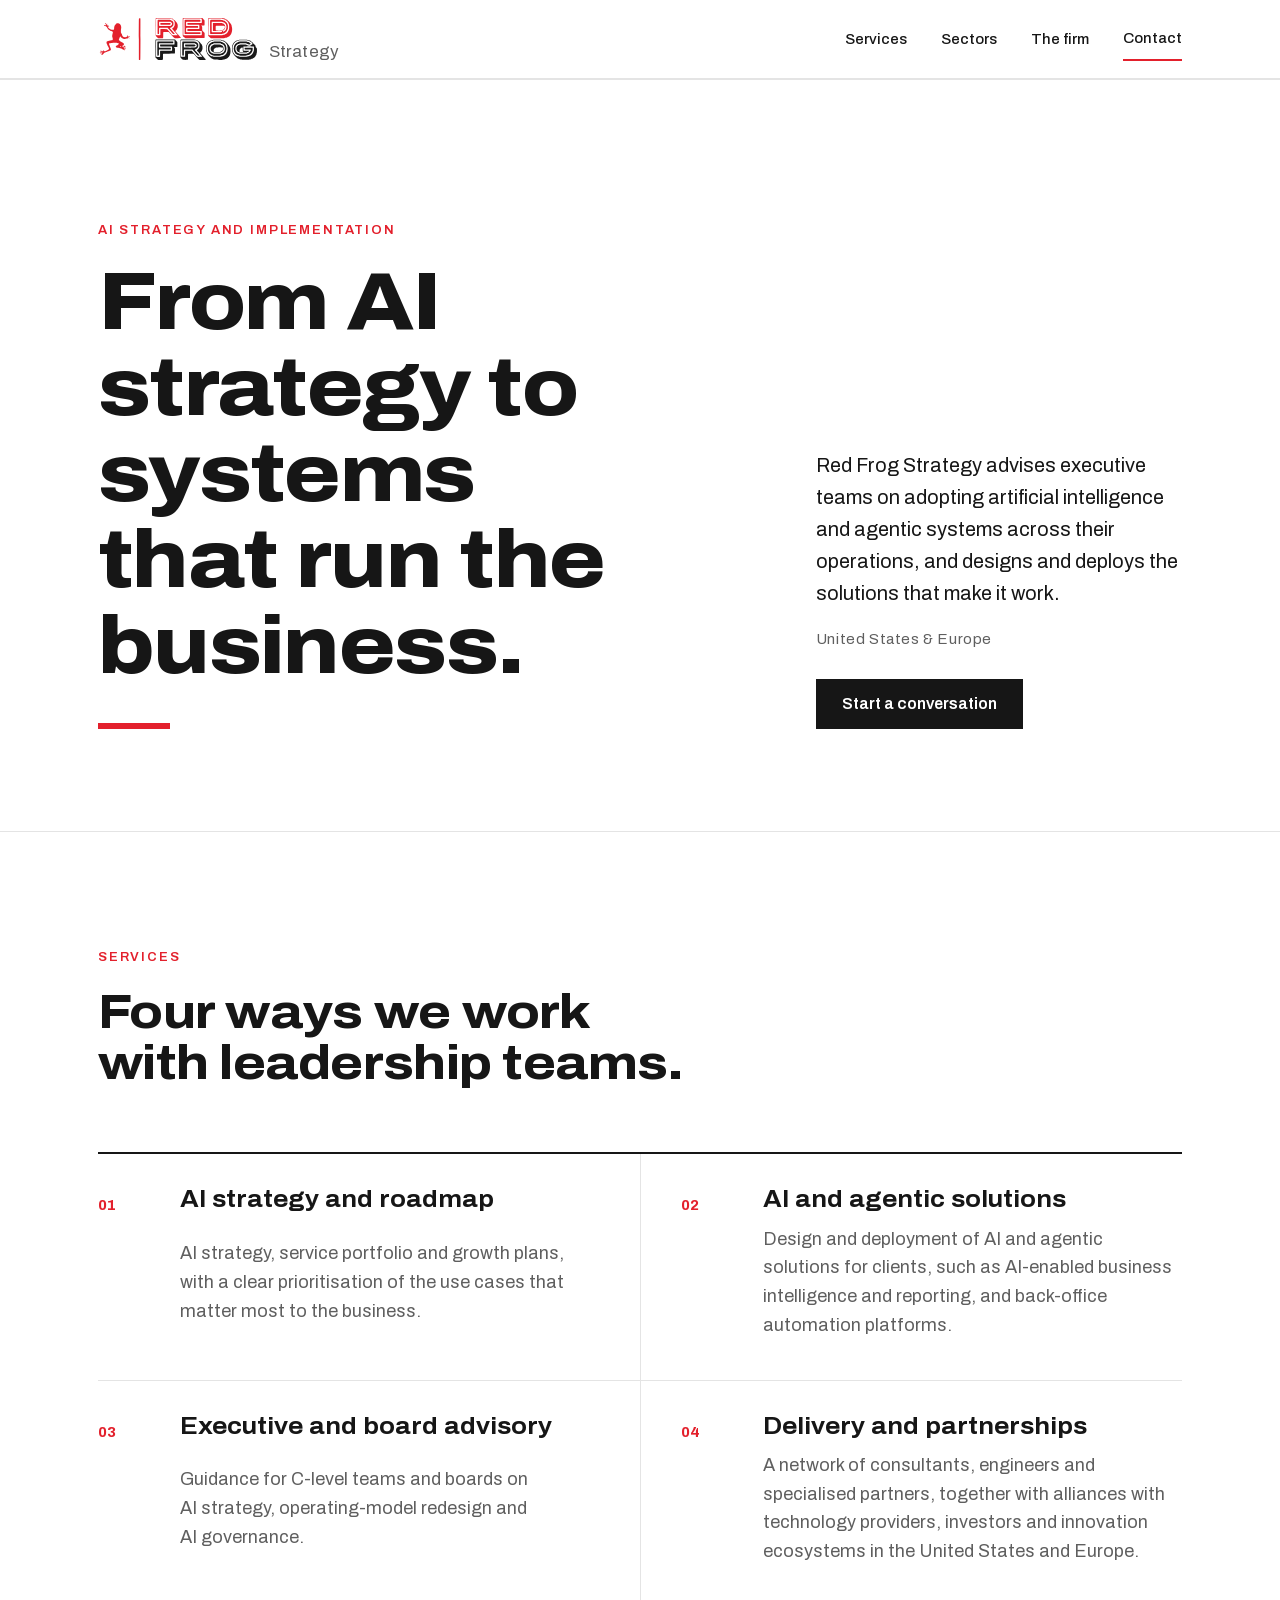
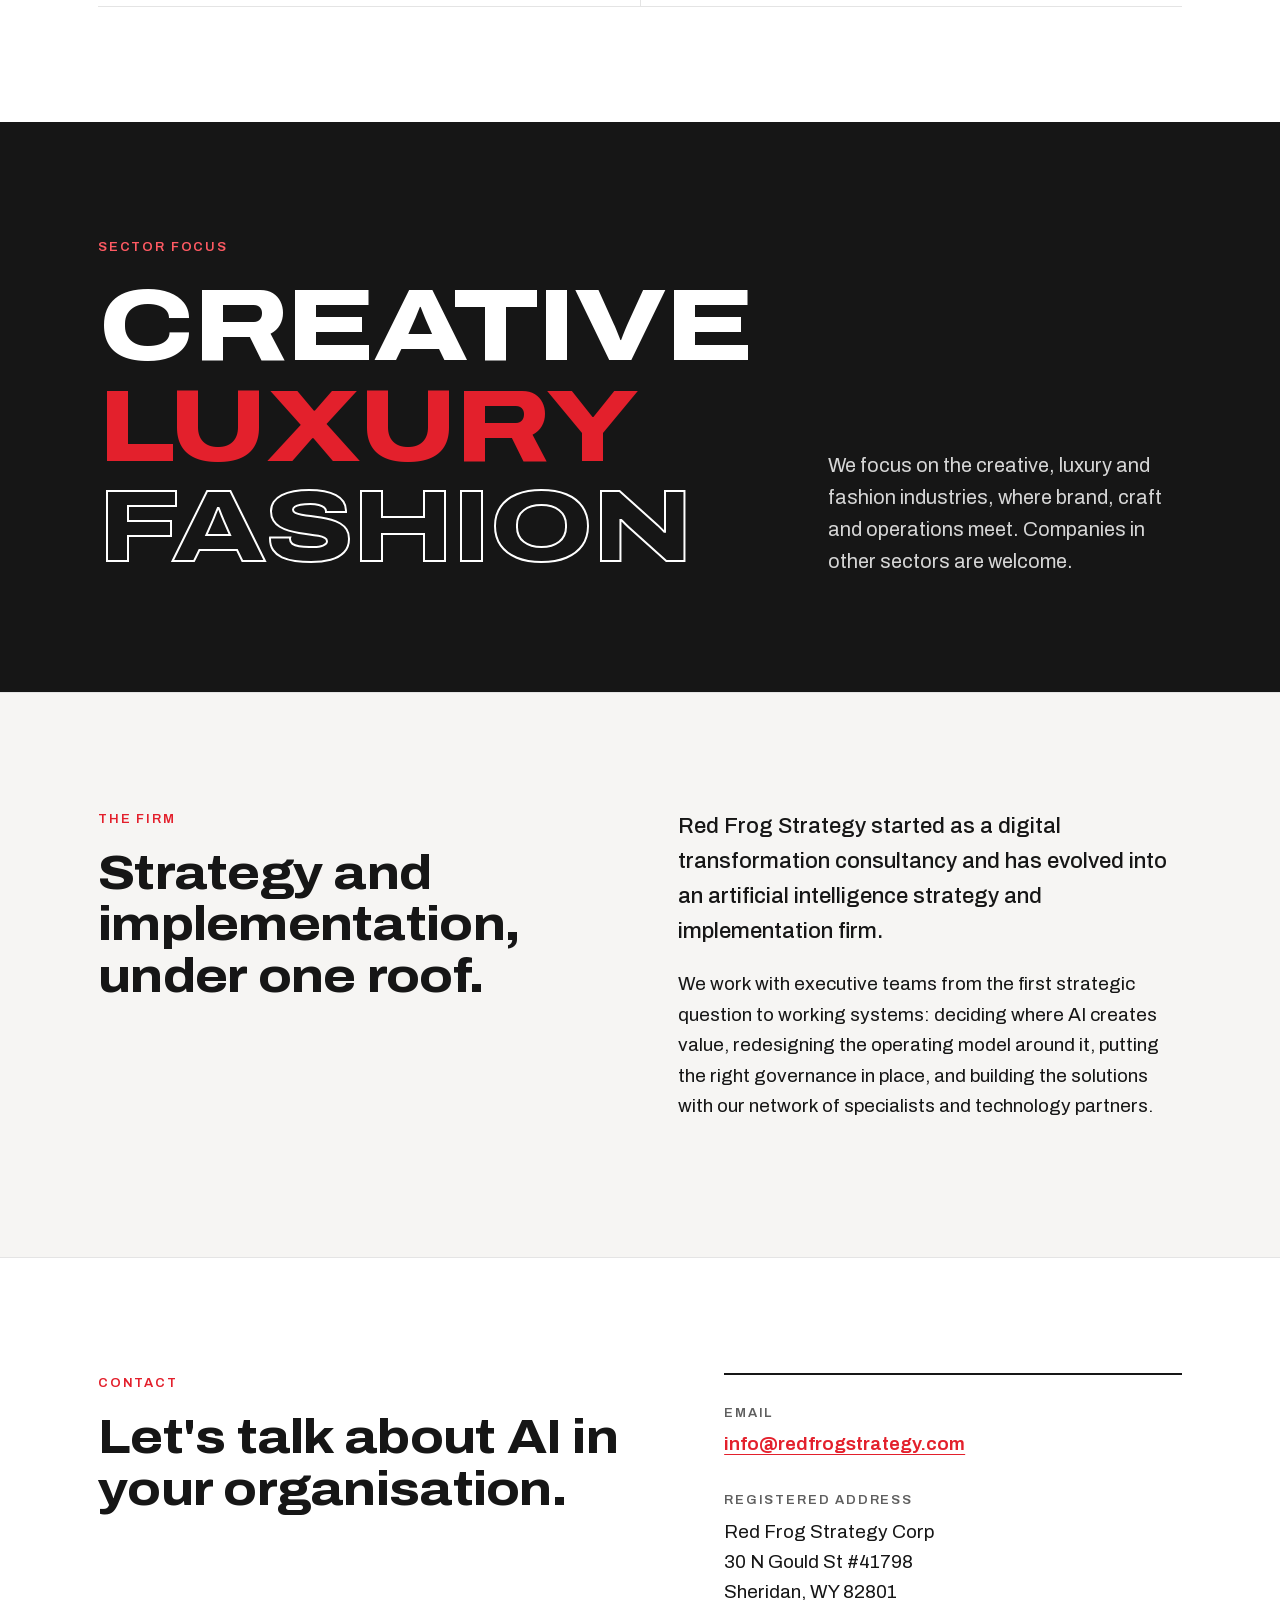
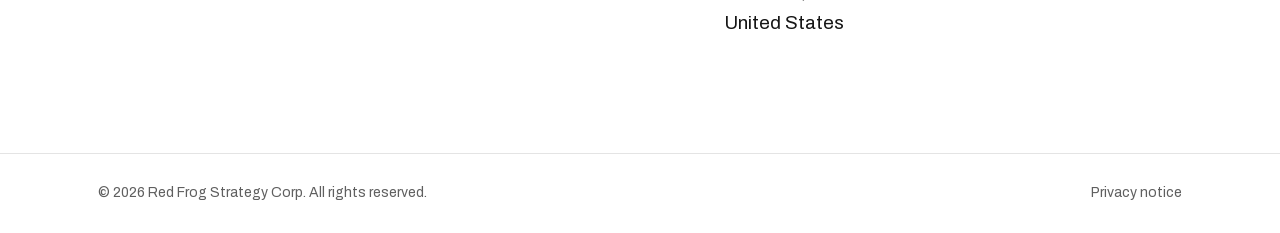
<file: index.html>
<!doctype html>
<html lang="en">
<head>
  <meta charset="utf-8">
  <meta name="viewport" content="width=device-width, initial-scale=1">
  <title>Red Frog Strategy | AI strategy and implementation</title>
  <meta name="description" content="Red Frog Strategy is an AI strategy and implementation firm. We advise executive teams in the United States and Europe on adopting AI and agentic systems across their operations.">
  <link rel="icon" href="assets/favicon.svg" type="image/svg+xml">
  <link rel="apple-touch-icon" href="assets/apple-touch-icon.png">
  <link rel="preload" href="assets/fonts/archivo-latin.woff2" as="font" type="font/woff2" crossorigin>
  <link rel="stylesheet" href="assets/styles.css">
</head>
<body>
  <a class="skip" href="#main">Skip to content</a>

  <header class="site-header">
    <div class="wrap header-inner">
      <a class="brand" href="#top" aria-label="Red Frog Strategy, home">
        <img src="assets/logo.svg" alt="Red Frog" width="210" height="60">
        <span class="brand-word">Strategy</span>
      </a>
      <nav aria-label="Main">
        <ul>
          <li><a href="#services">Services</a></li>
          <li><a href="#sectors">Sectors</a></li>
          <li><a href="#approach">The firm</a></li>
          <li><a class="nav-cta" href="#contact">Contact</a></li>
        </ul>
      </nav>
    </div>
  </header>

  <main id="main">
    <section class="hero" id="top">
      <div class="wrap hero-grid">
        <p class="eyebrow">AI strategy and implementation</p>
        <h1>From AI strategy to systems that run the business.</h1>
        <div class="hero-side">
          <p class="lede">Red Frog Strategy advises executive teams on adopting artificial intelligence and agentic systems across their operations, and designs and deploys the solutions that make it work.</p>
          <p class="geo">United States &amp; Europe</p>
          <a class="button" href="#contact">Start a conversation</a>
        </div>
      </div>
    </section>

    <section class="services" id="services" aria-labelledby="services-title">
      <div class="wrap">
        <div class="section-head">
          <p class="eyebrow">Services</p>
          <h2 id="services-title">Four ways we work with leadership teams.</h2>
        </div>
        <ol class="service-list">
          <li>
            <span class="num">01</span>
            <h3>AI strategy and roadmap</h3>
            <p>AI strategy, service portfolio and growth plans, with a clear prioritisation of the use cases that matter most to the business.</p>
          </li>
          <li>
            <span class="num">02</span>
            <h3>AI and agentic solutions</h3>
            <p>Design and deployment of AI and agentic solutions for clients, such as AI-enabled business intelligence and reporting, and back-office automation platforms.</p>
          </li>
          <li>
            <span class="num">03</span>
            <h3>Executive and board advisory</h3>
            <p>Guidance for C-level teams and boards on AI strategy, operating-model redesign and AI governance.</p>
          </li>
          <li>
            <span class="num">04</span>
            <h3>Delivery and partnerships</h3>
            <p>A network of consultants, engineers and specialised partners, together with alliances with technology providers, investors and innovation ecosystems in the United States and Europe.</p>
          </li>
        </ol>
      </div>
    </section>

    <section class="sectors" id="sectors" aria-labelledby="sectors-title">
      <div class="wrap sectors-grid">
        <div>
          <p class="eyebrow">Sector focus</p>
          <h2 id="sectors-title" class="visually-hidden">Sector focus</h2>
          <ul class="sector-words">
            <li>Creative</li>
            <li>Luxury</li>
            <li>Fashion</li>
          </ul>
        </div>
        <p class="sectors-note">We focus on the creative, luxury and fashion industries, where brand, craft and operations meet. Companies in other sectors are welcome.</p>
      </div>
    </section>

    <section class="approach" id="approach" aria-labelledby="approach-title">
      <div class="wrap approach-grid">
        <div class="section-head">
          <p class="eyebrow">The firm</p>
          <h2 id="approach-title">Strategy and implementation, under one roof.</h2>
        </div>
        <div class="approach-body">
          <p>Red Frog Strategy started as a digital transformation consultancy and has evolved into an artificial intelligence strategy and implementation firm.</p>
          <p>We work with executive teams from the first strategic question to working systems: deciding where AI creates value, redesigning the operating model around it, putting the right governance in place, and building the solutions with our network of specialists and technology partners.</p>
        </div>
      </div>
    </section>

    <section class="contact" id="contact" aria-labelledby="contact-title">
      <div class="wrap contact-grid">
        <div>
          <p class="eyebrow">Contact</p>
          <h2 id="contact-title">Let's talk about AI in your organisation.</h2>
        </div>
        <dl class="contact-details">
          <div>
            <dt>Email</dt>
            <dd><a href="mailto:info@redfrogstrategy.com">info@redfrogstrategy.com</a></dd>
          </div>
          <div>
            <dt>Registered address</dt>
            <dd>Red Frog Strategy Corp<br>30 N Gould St #41798<br>Sheridan, WY 82801<br>United States</dd>
          </div>
        </dl>
      </div>
    </section>
  </main>

  <footer class="site-footer">
    <div class="wrap footer-inner">
      <p>&copy; 2026 Red Frog Strategy Corp. All rights reserved.</p>
      <p><a href="privacy.html">Privacy notice</a></p>
    </div>
  </footer>
</body>
</html>
</file>
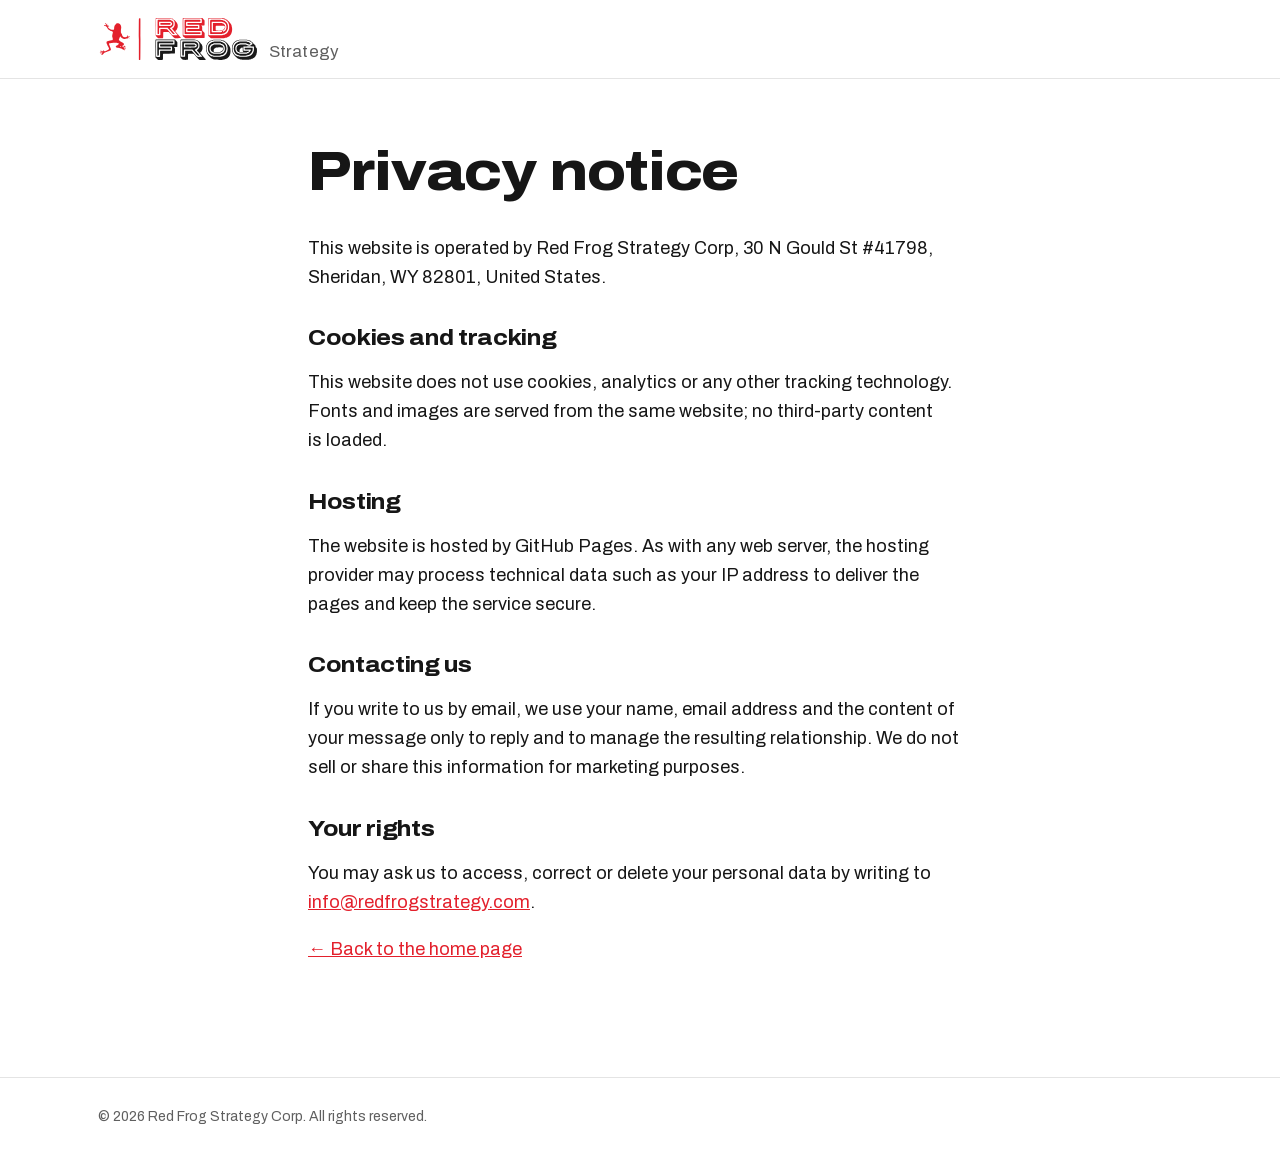
<file: privacy.html>
<!doctype html>
<html lang="en">
<head>
  <meta charset="utf-8">
  <meta name="viewport" content="width=device-width, initial-scale=1">
  <title>Privacy notice | Red Frog Strategy</title>
  <link rel="icon" href="assets/favicon.svg" type="image/svg+xml">
  <link rel="stylesheet" href="assets/styles.css">
</head>
<body>
  <header class="site-header">
    <div class="wrap header-inner">
      <a class="brand" href="index.html" aria-label="Red Frog Strategy, home">
        <img src="assets/logo.svg" alt="Red Frog" width="210" height="60">
        <span class="brand-word">Strategy</span>
      </a>
    </div>
  </header>
  <main id="main" class="legal wrap">
    <h1>Privacy notice</h1>
    <p>This website is operated by Red Frog Strategy Corp, 30 N Gould St #41798, Sheridan, WY 82801, United States.</p>
    <h2>Cookies and tracking</h2>
    <p>This website does not use cookies, analytics or any other tracking technology. Fonts and images are served from the same website; no third-party content is loaded.</p>
    <h2>Hosting</h2>
    <p>The website is hosted by GitHub Pages. As with any web server, the hosting provider may process technical data such as your IP address to deliver the pages and keep the service secure.</p>
    <h2>Contacting us</h2>
    <p>If you write to us by email, we use your name, email address and the content of your message only to reply and to manage the resulting relationship. We do not sell or share this information for marketing purposes.</p>
    <h2>Your rights</h2>
    <p>You may ask us to access, correct or delete your personal data by writing to <a href="mailto:info@redfrogstrategy.com">info@redfrogstrategy.com</a>.</p>
    <p><a href="index.html">&larr; Back to the home page</a></p>
  </main>
  <footer class="site-footer">
    <div class="wrap footer-inner">
      <p>&copy; 2026 Red Frog Strategy Corp. All rights reserved.</p>
    </div>
  </footer>
</body>
</html>
</file>
<file: assets/styles.css>
@font-face {
  font-family: "Archivo";
  font-style: normal;
  font-weight: 400 800;
  font-stretch: 62% 125%;
  font-display: swap;
  src: url("fonts/archivo-latin.woff2") format("woff2");
}

:root {
  --red: #e3202c;
  --red-dark: #b3141f;
  --ink: #161616;
  --grey: #5f5f5f;
  --grey-light: #9a9a9a;
  --line: #e4e4e4;
  --paper: #ffffff;
  --paper-2: #f6f5f3;
  --wrap: 1180px;
  --pad: clamp(20px, 5vw, 48px);
  --font: "Archivo", "Helvetica Neue", Arial, sans-serif;
}

* { box-sizing: border-box; }
html { scroll-behavior: smooth; scroll-padding-top: 90px; }
@media (prefers-reduced-motion: reduce) { html { scroll-behavior: auto; } }

body {
  margin: 0;
  font-family: var(--font);
  font-size: 18px;
  line-height: 1.6;
  color: var(--ink);
  background: var(--paper);
  -webkit-font-smoothing: antialiased;
}

a { color: inherit; }
a:focus-visible, .button:focus-visible { outline: 3px solid var(--red); outline-offset: 3px; }

.wrap { max-width: var(--wrap); margin: 0 auto; padding: 0 var(--pad); }

.skip {
  position: absolute; left: -9999px; top: 8px;
  background: var(--ink); color: #fff; padding: 8px 14px; z-index: 100;
}
.skip:focus { left: 8px; }

.visually-hidden {
  position: absolute; width: 1px; height: 1px; overflow: hidden;
  clip: rect(0 0 0 0); white-space: nowrap;
}

/* Header */
.site-header {
  position: sticky; top: 0; z-index: 10;
  background: rgba(255, 255, 255, 0.96);
  border-bottom: 1px solid var(--line);
}
.header-inner {
  display: flex; align-items: center; justify-content: space-between;
  min-height: 78px; gap: 24px;
}
.brand { display: flex; align-items: flex-end; gap: 10px; text-decoration: none; }
.brand img { display: block; height: 46px; width: auto; }
.brand-word {
  font-size: 17px; color: var(--grey); letter-spacing: 0.01em;
  line-height: 1; padding-bottom: 2px;
}
nav ul { list-style: none; display: flex; gap: clamp(14px, 3vw, 34px); margin: 0; padding: 0; align-items: center; }
nav a {
  text-decoration: none; font-size: 15px; font-weight: 500;
  display: inline-flex; align-items: center; min-height: 44px;
}
nav a:hover { color: var(--red); }
.nav-cta { border-bottom: 2px solid var(--red); }

/* Type */
.eyebrow {
  font-size: 13px; font-weight: 600; letter-spacing: 0.14em; text-transform: uppercase;
  color: var(--red); margin: 0 0 18px;
}
h1, h2, h3 { font-stretch: 112%; line-height: 1.05; margin: 0; text-wrap: balance; }
h1 { font-size: clamp(42px, 6.4vw, 84px); font-weight: 800; letter-spacing: -0.02em; }
h2 { font-size: clamp(30px, 3.8vw, 50px); font-weight: 750; letter-spacing: -0.015em; }
h3 { font-size: 23px; font-weight: 700; }
p { text-wrap: pretty; }

/* Hero */
.hero { padding: clamp(64px, 11vw, 140px) 0 clamp(56px, 8vw, 110px); }
.hero-grid {
  display: grid; grid-template-columns: 1.75fr 1fr; column-gap: clamp(32px, 6vw, 90px);
  align-items: end;
}
.hero .eyebrow { grid-column: 1 / -1; }
.hero h1 { grid-column: 1; }
.hero h1::after {
  content: ""; display: block; width: 72px; height: 6px; background: var(--red); margin-top: 34px;
}
.hero-side { grid-column: 2; }
.lede { font-size: 20px; color: var(--ink); margin: 0 0 18px; }
.geo { color: var(--grey); font-size: 15px; letter-spacing: 0.04em; margin: 0 0 28px; }

.button {
  display: inline-flex; align-items: center; min-height: 50px; padding: 0 26px;
  background: var(--ink); color: #fff; text-decoration: none; font-weight: 600; font-size: 16px;
  transition: background-color 0.15s ease;
}
.button:hover { background: var(--red); }

/* Sections */
section { border-top: 1px solid var(--line); }
.section-head { margin-bottom: clamp(36px, 5vw, 64px); max-width: 760px; }

.services { padding: clamp(72px, 9vw, 120px) 0; }
.service-list {
  list-style: none; margin: 0; padding: 0;
  display: grid; grid-template-columns: repeat(2, 1fr);
  border-top: 2px solid var(--ink);
}
.service-list li {
  display: grid; grid-template-columns: 64px 1fr; column-gap: 18px;
  padding: 34px 40px 40px 0; border-bottom: 1px solid var(--line);
}
.service-list li:nth-child(even) { padding-left: 40px; padding-right: 0; border-left: 1px solid var(--line); }
.num { font-size: 15px; font-weight: 700; color: var(--red); padding-top: 5px; font-variant-numeric: tabular-nums; }
.service-list h3 { grid-column: 2; margin-bottom: 12px; }
.service-list p { grid-column: 2; margin: 0; color: var(--grey); }

.sectors { background: var(--ink); color: #fff; border-top: 0; padding: clamp(72px, 9vw, 120px) 0; }
.sectors .eyebrow { color: #ff5a63; }
.sectors-grid { display: grid; grid-template-columns: 1.4fr 1fr; gap: clamp(32px, 6vw, 90px); align-items: end; }
.sector-words { list-style: none; margin: 0; padding: 0; }
.sector-words li {
  font-size: clamp(48px, 8vw, 112px); font-weight: 800; font-stretch: 125%;
  line-height: 0.98; letter-spacing: -0.02em; text-transform: uppercase;
}
.sector-words li:nth-child(2) { color: var(--red); }
.sector-words li:nth-child(3) { -webkit-text-stroke: 2px #fff; color: transparent; }
.sectors-note { font-size: 20px; color: #d6d6d6; margin: 0; }

.approach { padding: clamp(72px, 9vw, 120px) 0; background: var(--paper-2); }
.approach-grid { display: grid; grid-template-columns: 1fr 1fr; gap: clamp(32px, 6vw, 90px); }
.approach .section-head { margin-bottom: 0; }
.approach-body p { margin: 0 0 20px; font-size: 19px; }
.approach-body p:first-child { font-size: 22px; font-weight: 500; }

.contact { padding: clamp(72px, 9vw, 120px) 0; }
.contact-grid { display: grid; grid-template-columns: 1.2fr 1fr; gap: clamp(32px, 6vw, 90px); align-items: start; }
.contact-details { margin: 0; display: grid; gap: 30px; border-top: 2px solid var(--ink); padding-top: 28px; }
.contact-details dt {
  font-size: 13px; font-weight: 600; letter-spacing: 0.14em; text-transform: uppercase;
  color: var(--grey); margin-bottom: 6px;
}
.contact-details dd { margin: 0; font-size: 19px; }
.contact-details a { color: var(--red); font-weight: 600; text-decoration-thickness: 1px; text-underline-offset: 4px; }
.contact-details a:hover { color: var(--red-dark); }

/* Footer */
.site-footer { border-top: 1px solid var(--line); padding: 28px 0; font-size: 14px; color: var(--grey); }
.footer-inner { display: flex; justify-content: space-between; gap: 16px; flex-wrap: wrap; }
.site-footer p { margin: 0; }
.site-footer a { text-decoration: none; }
.site-footer a:hover { color: var(--red); }

/* Legal page */
.legal { padding-top: 64px; padding-bottom: 96px; max-width: 760px; }
.legal h1 { font-size: clamp(36px, 5vw, 56px); margin-bottom: 32px; }
.legal h2 { font-size: 22px; margin: 36px 0 10px; }
.legal a { color: var(--red); }

/* Responsive */
@media (max-width: 900px) {
  .hero-grid, .sectors-grid, .approach-grid, .contact-grid { grid-template-columns: 1fr; }
  .hero-side { grid-column: 1; margin-top: 40px; }
  .service-list { grid-template-columns: 1fr; }
  .service-list li, .service-list li:nth-child(even) { padding: 28px 0 32px; border-left: 0; }
}
@media (max-width: 640px) {
  body { font-size: 17px; }
  .header-inner { flex-wrap: wrap; padding-top: 10px; padding-bottom: 4px; min-height: 0; }
  .brand img { height: 38px; }
  nav ul { gap: 18px; }
  .service-list li { grid-template-columns: 44px 1fr; }
}
</file>
